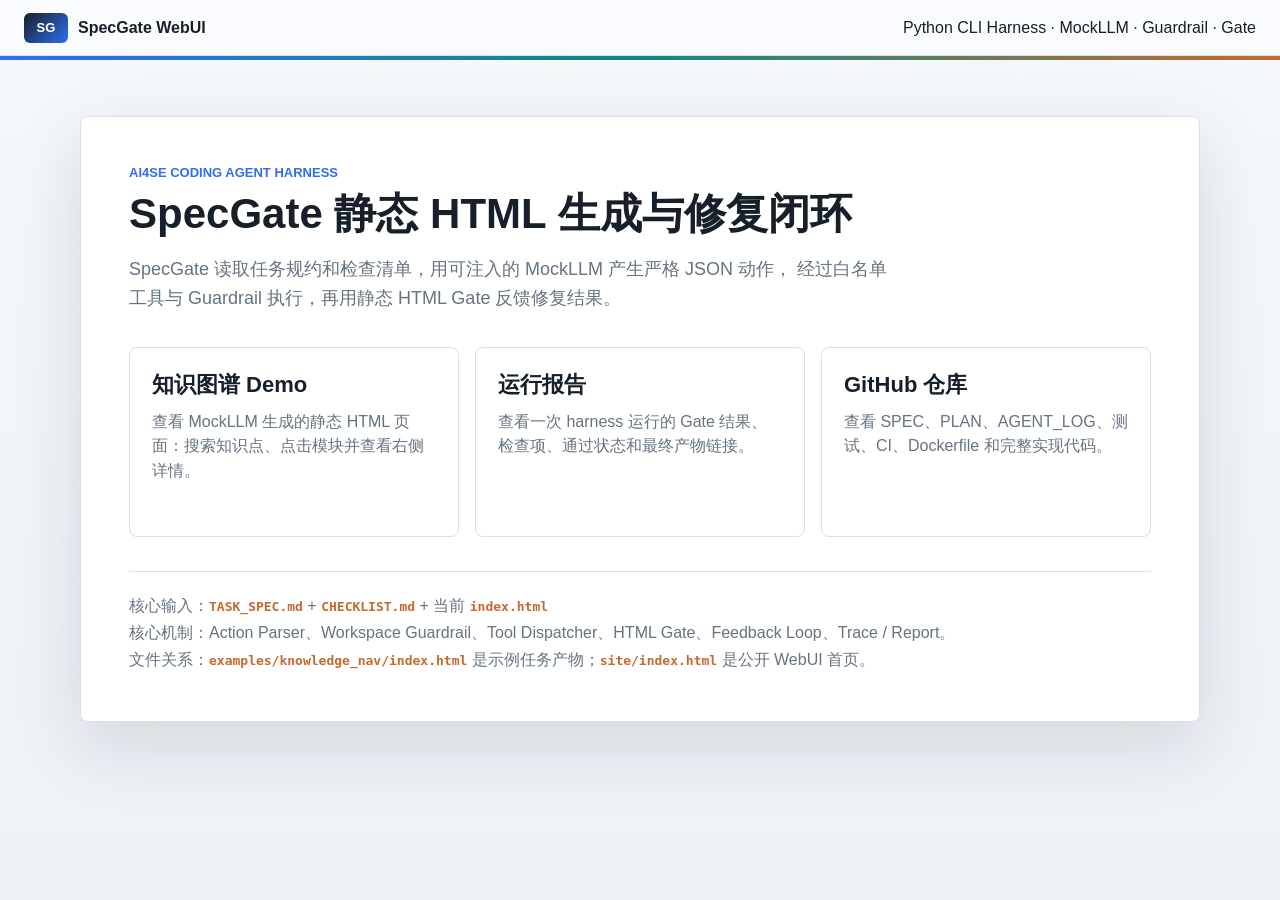
<file: site/index.html>
<!doctype html>
<html lang="zh-CN">
<head>
  <meta charset="utf-8">
  <meta name="viewport" content="width=device-width, initial-scale=1">
  <title>SpecGate WebUI</title>
  <style>
    :root {
      --bg: #eef2f6;
      --ink: #17202a;
      --muted: #667382;
      --line: #d8e0ea;
      --paper: #ffffff;
      --blue: #2f6fed;
      --teal: #0f8a83;
      --orange: #c46a2f;
      --shadow: 0 24px 70px rgba(18, 28, 42, 0.13);
    }
    * { box-sizing: border-box; }
    body {
      margin: 0;
      min-height: 100vh;
      background: linear-gradient(180deg, #f4f7fb 0%, #edf2f7 100%);
      color: var(--ink);
      font-family: "Microsoft YaHei", "PingFang SC", Arial, sans-serif;
      letter-spacing: 0;
    }
    .topbar {
      height: 56px;
      display: flex;
      align-items: center;
      justify-content: space-between;
      padding: 0 24px;
      background: rgba(250, 252, 255, 0.92);
      border-bottom: 1px solid var(--line);
    }
    .brand { display: flex; align-items: center; gap: 10px; font-weight: 700; }
    .brand-mark {
      width: 44px;
      height: 30px;
      border-radius: 6px;
      display: inline-flex;
      align-items: center;
      justify-content: center;
      color: white;
      background: linear-gradient(135deg, #17202a, #2f6fed);
      font-size: 13px;
    }
    .progress { height: 4px; background: linear-gradient(90deg, var(--blue), var(--teal), var(--orange)); }
    main {
      width: min(1120px, calc(100vw - 48px));
      margin: 56px auto;
      background: var(--paper);
      border: 1px solid var(--line);
      border-radius: 8px;
      box-shadow: var(--shadow);
      padding: 48px;
    }
    .eyebrow {
      margin: 0 0 10px;
      color: var(--blue);
      font-size: 13px;
      font-weight: 800;
      text-transform: uppercase;
    }
    h1 { margin: 0; font-size: 42px; line-height: 1.12; }
    .lead { max-width: 760px; color: var(--muted); font-size: 18px; line-height: 1.6; }
    .cards {
      display: grid;
      grid-template-columns: repeat(3, minmax(0, 1fr));
      gap: 16px;
      margin-top: 34px;
    }
    .card {
      border: 1px solid var(--line);
      border-radius: 8px;
      padding: 22px;
      min-height: 190px;
      color: inherit;
      text-decoration: none;
      transition: border-color 160ms ease, box-shadow 160ms ease, transform 160ms ease;
    }
    .card:hover {
      border-color: var(--blue);
      box-shadow: 0 12px 24px rgba(47, 111, 237, 0.12);
      transform: translateY(-1px);
    }
    .card strong { display: block; font-size: 22px; margin-bottom: 10px; }
    .card span { color: var(--muted); line-height: 1.55; }
    .meta {
      margin-top: 34px;
      padding-top: 20px;
      border-top: 1px solid var(--line);
      color: var(--muted);
      line-height: 1.7;
    }
    code { color: var(--orange); font-weight: 700; }
    @media (max-width: 760px) {
      main { padding: 28px; margin: 24px auto; }
      h1 { font-size: 32px; }
      .cards { grid-template-columns: 1fr; }
      .topbar { align-items: flex-start; height: auto; gap: 8px; flex-direction: column; padding: 14px 18px; }
    }
  </style>
</head>
<body>
  <header class="topbar">
    <div class="brand"><span class="brand-mark">SG</span><span>SpecGate WebUI</span></div>
    <span>Python CLI Harness · MockLLM · Guardrail · Gate</span>
  </header>
  <div class="progress" aria-hidden="true"></div>
  <main>
    <p class="eyebrow">AI4SE Coding Agent Harness</p>
    <h1>SpecGate 静态 HTML 生成与修复闭环</h1>
    <p class="lead">
      SpecGate 读取任务规约和检查清单，用可注入的 MockLLM 产生严格 JSON 动作，
      经过白名单工具与 Guardrail 执行，再用静态 HTML Gate 反馈修复结果。
    </p>
    <section class="cards" aria-label="SpecGate WebUI links">
      <a class="card" href="demo/">
        <strong>知识图谱 Demo</strong>
        <span>查看 MockLLM 生成的静态 HTML 页面：搜索知识点、点击模块并查看右侧详情。</span>
      </a>
      <a class="card" href="report/">
        <strong>运行报告</strong>
        <span>查看一次 harness 运行的 Gate 结果、检查项、通过状态和最终产物链接。</span>
      </a>
      <a class="card" href="https://github.com/YuGarden404/SpecGate">
        <strong>GitHub 仓库</strong>
        <span>查看 SPEC、PLAN、AGENT_LOG、测试、CI、Dockerfile 和完整实现代码。</span>
      </a>
    </section>
    <div class="meta">
      <div>核心输入：<code>TASK_SPEC.md</code> + <code>CHECKLIST.md</code> + 当前 <code>index.html</code></div>
      <div>核心机制：Action Parser、Workspace Guardrail、Tool Dispatcher、HTML Gate、Feedback Loop、Trace / Report。</div>
      <div>文件关系：<code>examples/knowledge_nav/index.html</code> 是示例任务产物；<code>site/index.html</code> 是公开 WebUI 首页。</div>
    </div>
  </main>
</body>
</html>
</file>
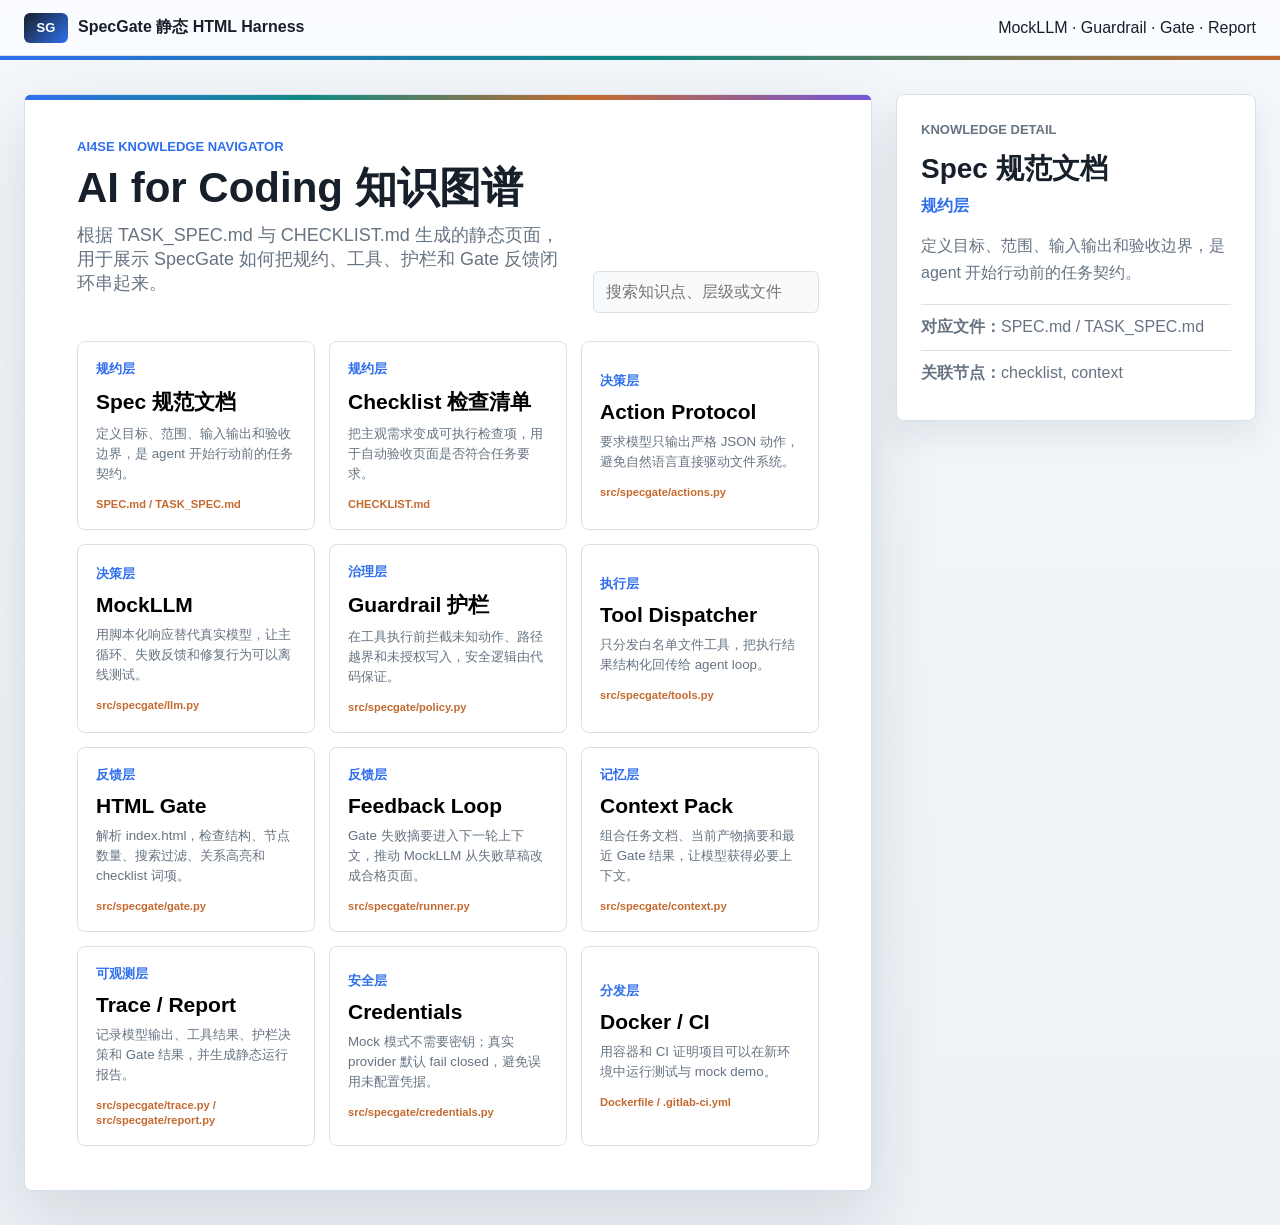
<file: examples/knowledge_nav/index.html>
<!doctype html>
<html lang="zh-CN">
<head>
  <meta charset="utf-8">
  <meta name="viewport" content="width=device-width, initial-scale=1">
  <title>AI for Coding 知识图谱</title>
  <style>
    :root {
      --bg: #eef2f6;
      --ink: #17202a;
      --muted: #667382;
      --line: #d8e0ea;
      --paper: #ffffff;
      --soft: #f8fafc;
      --blue: #2f6fed;
      --teal: #0f8a83;
      --orange: #c46a2f;
      --shadow: 0 24px 70px rgba(18, 28, 42, 0.13);
    }
    * { box-sizing: border-box; }
    body {
      margin: 0;
      min-height: 100vh;
      background: linear-gradient(180deg, #f4f7fb 0%, #edf2f7 100%);
      color: var(--ink);
      font-family: "Microsoft YaHei", "PingFang SC", Arial, sans-serif;
      letter-spacing: 0;
    }
    .topbar {
      height: 56px;
      display: flex;
      align-items: center;
      justify-content: space-between;
      padding: 0 24px;
      background: rgba(250, 252, 255, 0.92);
      border-bottom: 1px solid var(--line);
      position: sticky;
      top: 0;
      z-index: 2;
    }
    .brand { display: flex; align-items: center; gap: 10px; font-weight: 700; }
    .brand-mark {
      width: 44px;
      height: 30px;
      border-radius: 6px;
      display: inline-flex;
      align-items: center;
      justify-content: center;
      color: white;
      background: linear-gradient(135deg, #17202a, #2f6fed);
      font-size: 13px;
    }
    .progress { height: 4px; background: linear-gradient(90deg, var(--blue), var(--teal), var(--orange)); }
    main {
      width: min(1480px, calc(100vw - 48px));
      margin: 34px auto;
      display: grid;
      grid-template-columns: minmax(0, 1fr) 360px;
      gap: 24px;
    }
    .stage {
      background: var(--paper);
      border: 1px solid var(--line);
      border-radius: 8px;
      box-shadow: var(--shadow);
      padding: 44px 52px;
      min-height: 720px;
      position: relative;
    }
    .stage::before {
      content: "";
      position: absolute;
      inset: 0 0 auto 0;
      height: 5px;
      border-radius: 8px 8px 0 0;
      background: linear-gradient(90deg, var(--blue), var(--teal), var(--orange), #7556d9);
    }
    .hero {
      display: flex;
      justify-content: space-between;
      gap: 28px;
      align-items: end;
      margin-bottom: 28px;
    }
    .eyebrow {
      margin: 0 0 10px;
      color: var(--blue);
      font-size: 13px;
      font-weight: 800;
      text-transform: uppercase;
    }
    h1 { margin: 0; font-size: 42px; line-height: 1.12; }
    .subtitle { color: var(--muted); font-size: 18px; margin-top: 12px; max-width: 760px; }
    .search {
      width: 320px;
      border: 1px solid var(--line);
      border-radius: 6px;
      padding: 11px 12px;
      font: inherit;
      background: var(--soft);
    }
    .node-grid {
      display: grid;
      grid-template-columns: repeat(3, minmax(0, 1fr));
      gap: 14px;
    }
    .node {
      text-align: left;
      border: 1px solid var(--line);
      background: white;
      border-radius: 8px;
      padding: 18px;
      min-height: 172px;
      cursor: pointer;
      transition: border-color 160ms ease, box-shadow 160ms ease, transform 160ms ease;
    }
    .node:hover,
    .node.active {
      border-color: var(--blue);
      box-shadow: 0 12px 24px rgba(47, 111, 237, 0.12);
      transform: translateY(-1px);
    }
    .node.related { border-color: var(--teal); background: #f2fbfa; }
    .node[hidden] { display: none; }
    .layer {
      color: var(--blue);
      font-weight: 800;
      font-size: 13px;
    }
    .node h2 { margin: 10px 0 8px; font-size: 21px; }
    .node p { color: var(--muted); margin: 0 0 12px; line-height: 1.5; }
    .node small { color: var(--orange); font-weight: 700; }
    .knowledge-detail {
      background: var(--paper);
      border: 1px solid var(--line);
      border-radius: 8px;
      box-shadow: 0 14px 34px rgba(18, 28, 42, 0.08);
      padding: 24px;
      align-self: start;
      position: sticky;
      top: 82px;
    }
    .knowledge-detail h2 { margin: 0 0 8px; font-size: 28px; }
    .knowledge-detail .meta { color: var(--blue); font-weight: 800; margin-bottom: 16px; }
    .knowledge-detail p { color: var(--muted); line-height: 1.65; }
    .detail-list { margin: 18px 0 0; padding: 0; list-style: none; }
    .detail-list li {
      border-top: 1px solid var(--line);
      padding: 12px 0;
      color: var(--muted);
    }
    .empty { color: var(--muted); margin-top: 20px; }
    @media (max-width: 980px) {
      main { grid-template-columns: 1fr; }
      .hero { align-items: stretch; flex-direction: column; }
      .search { width: 100%; }
      .node-grid { grid-template-columns: 1fr; }
      .stage { padding: 34px 24px; }
      h1 { font-size: 34px; }
      .knowledge-detail { position: static; }
    }
  </style>
</head>
<body>
  <header class="topbar">
    <div class="brand"><span class="brand-mark">SG</span><span>SpecGate 静态 HTML Harness</span></div>
    <span>MockLLM · Guardrail · Gate · Report</span>
  </header>
  <div class="progress" aria-hidden="true"></div>
  <main>
    <section class="stage">
      <div class="hero">
        <div>
          <p class="eyebrow">AI4SE Knowledge Navigator</p>
          <h1>AI for Coding 知识图谱</h1>
          <p class="subtitle">根据 TASK_SPEC.md 与 CHECKLIST.md 生成的静态页面，用于展示 SpecGate 如何把规约、工具、护栏和 Gate 反馈闭环串起来。</p>
        </div>
        <input id="searchBox" class="search" type="search" placeholder="搜索知识点、层级或文件" oninput="filterNodes()">
      </div>
      <div id="nodeGrid" class="node-grid">
        
        <button class="node" type="button" data-id="spec" data-related="checklist,context" onclick="showDetail('spec')">
          <span class="layer">规约层</span>
          <h2>Spec 规范文档</h2>
          <p>定义目标、范围、输入输出和验收边界，是 agent 开始行动前的任务契约。</p>
          <small>SPEC.md / TASK_SPEC.md</small>
        </button>

        <button class="node" type="button" data-id="checklist" data-related="spec,gate" onclick="showDetail('checklist')">
          <span class="layer">规约层</span>
          <h2>Checklist 检查清单</h2>
          <p>把主观需求变成可执行检查项，用于自动验收页面是否符合任务要求。</p>
          <small>CHECKLIST.md</small>
        </button>

        <button class="node" type="button" data-id="action" data-related="mockllm,guardrail" onclick="showDetail('action')">
          <span class="layer">决策层</span>
          <h2>Action Protocol</h2>
          <p>要求模型只输出严格 JSON 动作，避免自然语言直接驱动文件系统。</p>
          <small>src/specgate/actions.py</small>
        </button>

        <button class="node" type="button" data-id="mockllm" data-related="action,runner" onclick="showDetail('mockllm')">
          <span class="layer">决策层</span>
          <h2>MockLLM</h2>
          <p>用脚本化响应替代真实模型，让主循环、失败反馈和修复行为可以离线测试。</p>
          <small>src/specgate/llm.py</small>
        </button>

        <button class="node" type="button" data-id="guardrail" data-related="action,tools" onclick="showDetail('guardrail')">
          <span class="layer">治理层</span>
          <h2>Guardrail 护栏</h2>
          <p>在工具执行前拦截未知动作、路径越界和未授权写入，安全逻辑由代码保证。</p>
          <small>src/specgate/policy.py</small>
        </button>

        <button class="node" type="button" data-id="tools" data-related="guardrail,runner" onclick="showDetail('tools')">
          <span class="layer">执行层</span>
          <h2>Tool Dispatcher</h2>
          <p>只分发白名单文件工具，把执行结果结构化回传给 agent loop。</p>
          <small>src/specgate/tools.py</small>
        </button>

        <button class="node" type="button" data-id="gate" data-related="checklist,feedback" onclick="showDetail('gate')">
          <span class="layer">反馈层</span>
          <h2>HTML Gate</h2>
          <p>解析 index.html，检查结构、节点数量、搜索过滤、关系高亮和 checklist 词项。</p>
          <small>src/specgate/gate.py</small>
        </button>

        <button class="node" type="button" data-id="feedback" data-related="gate,context" onclick="showDetail('feedback')">
          <span class="layer">反馈层</span>
          <h2>Feedback Loop</h2>
          <p>Gate 失败摘要进入下一轮上下文，推动 MockLLM 从失败草稿改成合格页面。</p>
          <small>src/specgate/runner.py</small>
        </button>

        <button class="node" type="button" data-id="context" data-related="spec,feedback,trace" onclick="showDetail('context')">
          <span class="layer">记忆层</span>
          <h2>Context Pack</h2>
          <p>组合任务文档、当前产物摘要和最近 Gate 结果，让模型获得必要上下文。</p>
          <small>src/specgate/context.py</small>
        </button>

        <button class="node" type="button" data-id="trace" data-related="context,credentials" onclick="showDetail('trace')">
          <span class="layer">可观测层</span>
          <h2>Trace / Report</h2>
          <p>记录模型输出、工具结果、护栏决策和 Gate 结果，并生成静态运行报告。</p>
          <small>src/specgate/trace.py / src/specgate/report.py</small>
        </button>

        <button class="node" type="button" data-id="credentials" data-related="trace,docker" onclick="showDetail('credentials')">
          <span class="layer">安全层</span>
          <h2>Credentials</h2>
          <p>Mock 模式不需要密钥；真实 provider 默认 fail closed，避免误用未配置凭据。</p>
          <small>src/specgate/credentials.py</small>
        </button>

        <button class="node" type="button" data-id="docker" data-related="credentials,gate" onclick="showDetail('docker')">
          <span class="layer">分发层</span>
          <h2>Docker / CI</h2>
          <p>用容器和 CI 证明项目可以在新环境中运行测试与 mock demo。</p>
          <small>Dockerfile / .gitlab-ci.yml</small>
        </button>
      </div>
      <p id="emptyState" class="empty" hidden>没有找到匹配的知识点。</p>
    </section>
    <aside class="knowledge-detail" id="knowledgeDetail" aria-label="知识点详情">
      <p class="eyebrow">Knowledge Detail</p>
      <h2>Spec 规范文档</h2>
      <div class="meta">规约层</div>
      <p>定义目标、范围、输入输出和验收边界，是 agent 开始行动前的任务契约。</p>
      <ul class="detail-list">
        <li><strong>对应文件：</strong><span>SPEC.md / TASK_SPEC.md</span></li>
        <li><strong>关联节点：</strong><span>checklist, context</span></li>
      </ul>
    </aside>
  </main>
  <script>
    const knowledge = {
      "spec": {
      title: "Spec 规范文档",
      layer: "规约层",
      detail: "定义目标、范围、输入输出和验收边界，是 agent 开始行动前的任务契约。",
      artifact: "SPEC.md / TASK_SPEC.md",
      related: "checklist,context"
    },
"checklist": {
      title: "Checklist 检查清单",
      layer: "规约层",
      detail: "把主观需求变成可执行检查项，用于自动验收页面是否符合任务要求。",
      artifact: "CHECKLIST.md",
      related: "spec,gate"
    },
"action": {
      title: "Action Protocol",
      layer: "决策层",
      detail: "要求模型只输出严格 JSON 动作，避免自然语言直接驱动文件系统。",
      artifact: "src/specgate/actions.py",
      related: "mockllm,guardrail"
    },
"mockllm": {
      title: "MockLLM",
      layer: "决策层",
      detail: "用脚本化响应替代真实模型，让主循环、失败反馈和修复行为可以离线测试。",
      artifact: "src/specgate/llm.py",
      related: "action,runner"
    },
"guardrail": {
      title: "Guardrail 护栏",
      layer: "治理层",
      detail: "在工具执行前拦截未知动作、路径越界和未授权写入，安全逻辑由代码保证。",
      artifact: "src/specgate/policy.py",
      related: "action,tools"
    },
"tools": {
      title: "Tool Dispatcher",
      layer: "执行层",
      detail: "只分发白名单文件工具，把执行结果结构化回传给 agent loop。",
      artifact: "src/specgate/tools.py",
      related: "guardrail,runner"
    },
"gate": {
      title: "HTML Gate",
      layer: "反馈层",
      detail: "解析 index.html，检查结构、节点数量、搜索过滤、关系高亮和 checklist 词项。",
      artifact: "src/specgate/gate.py",
      related: "checklist,feedback"
    },
"feedback": {
      title: "Feedback Loop",
      layer: "反馈层",
      detail: "Gate 失败摘要进入下一轮上下文，推动 MockLLM 从失败草稿改成合格页面。",
      artifact: "src/specgate/runner.py",
      related: "gate,context"
    },
"context": {
      title: "Context Pack",
      layer: "记忆层",
      detail: "组合任务文档、当前产物摘要和最近 Gate 结果，让模型获得必要上下文。",
      artifact: "src/specgate/context.py",
      related: "spec,feedback,trace"
    },
"trace": {
      title: "Trace / Report",
      layer: "可观测层",
      detail: "记录模型输出、工具结果、护栏决策和 Gate 结果，并生成静态运行报告。",
      artifact: "src/specgate/trace.py / src/specgate/report.py",
      related: "context,credentials"
    },
"credentials": {
      title: "Credentials",
      layer: "安全层",
      detail: "Mock 模式不需要密钥；真实 provider 默认 fail closed，避免误用未配置凭据。",
      artifact: "src/specgate/credentials.py",
      related: "trace,docker"
    },
"docker": {
      title: "Docker / CI",
      layer: "分发层",
      detail: "用容器和 CI 证明项目可以在新环境中运行测试与 mock demo。",
      artifact: "Dockerfile / .gitlab-ci.yml",
      related: "credentials,gate"
    }
    };

    function allNodes() {
      return Array.from(document.querySelectorAll(".node"));
    }

    function showDetail(id) {
      const item = knowledge[id];
      if (!item) return;
      const panel = document.getElementById("knowledgeDetail");
      panel.innerHTML = `
        <p class="eyebrow">Knowledge Detail</p>
        <h2>${item.title}</h2>
        <div class="meta">${item.layer}</div>
        <p>${item.detail}</p>
        <ul class="detail-list">
          <li><strong>对应文件：</strong><span>${item.artifact}</span></li>
          <li><strong>关联节点：</strong><span>${item.related}</span></li>
        </ul>`;
      allNodes().forEach((node) => node.classList.toggle("active", node.dataset.id === id));
      highlightRelations(id);
    }

    function highlightRelations(id) {
      const item = knowledge[id];
      const related = item ? item.related.split(",") : [];
      allNodes().forEach((node) => {
        node.classList.toggle("related", related.includes(node.dataset.id));
      });
    }

    function filterNodes() {
      const query = document.getElementById("searchBox").value.trim().toLowerCase();
      let visible = 0;
      allNodes().forEach((node) => {
        const text = node.textContent.toLowerCase();
        const match = !query || text.includes(query);
        node.hidden = !match;
        if (match) visible += 1;
      });
      document.getElementById("emptyState").hidden = visible !== 0;
    }
  </script>
</body>
</html>
</file>
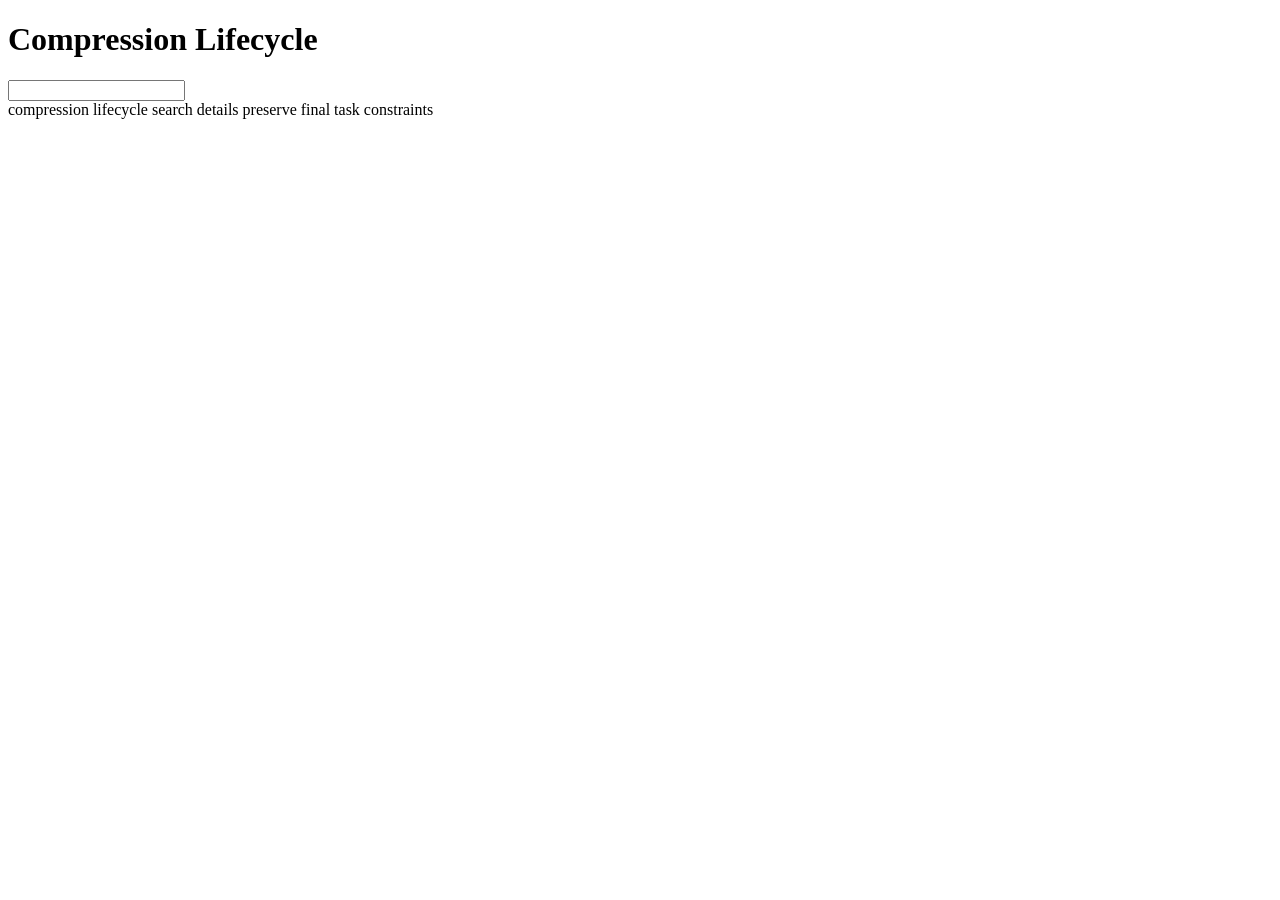
<file: examples/eval_cases/context-compression-lifecycle/index.html>
<!doctype html><html><head><meta charset="utf-8"><meta name="viewport" content="width=device-width, initial-scale=1"><title>Compression Lifecycle</title></head><body><main><h1>Compression Lifecycle</h1><input type="search" aria-label="Search"><section>compression lifecycle search details preserve final task constraints</section></main></body></html>
</file>
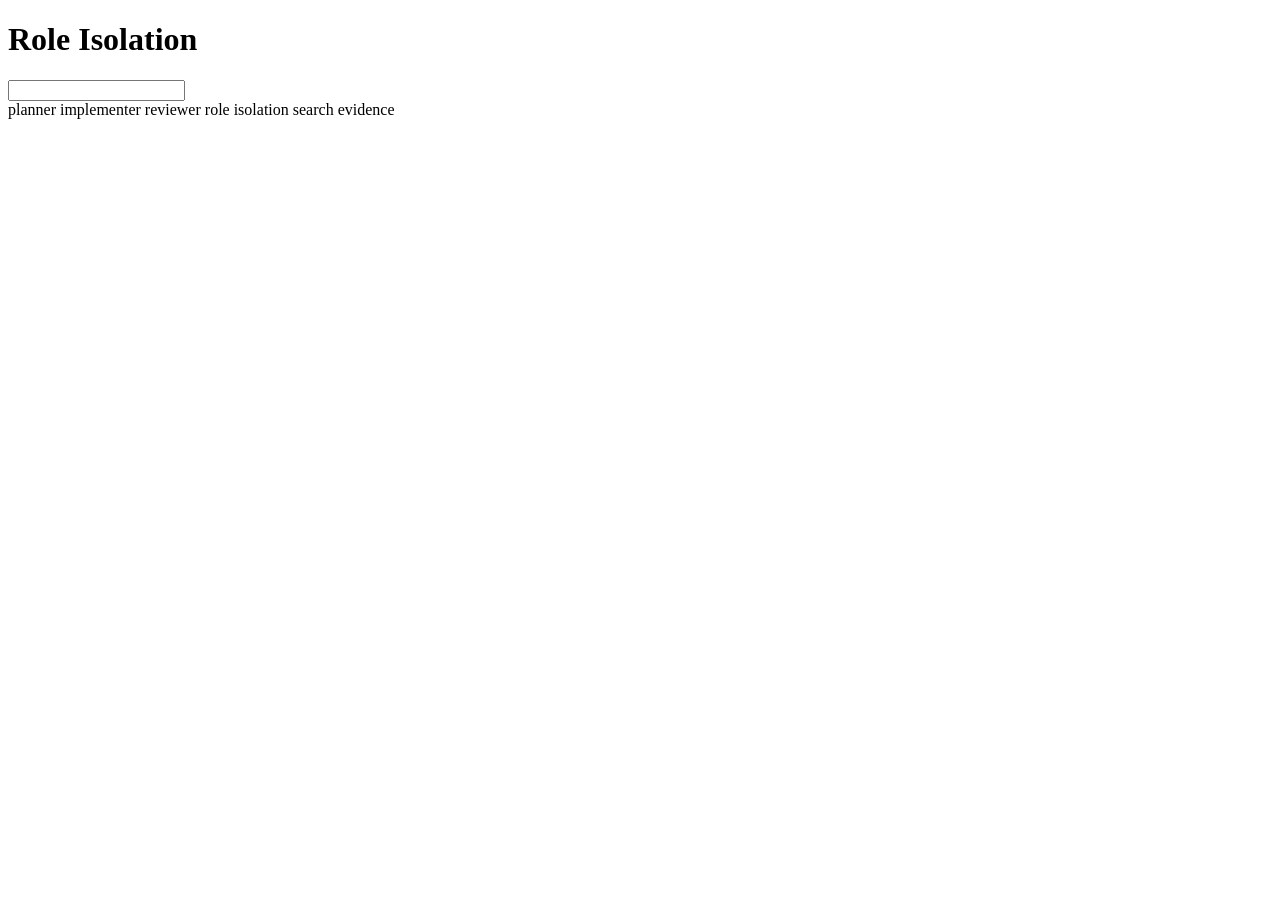
<file: examples/eval_cases/isolation-role-boundary/index.html>
<!doctype html><html><head><meta charset="utf-8"><meta name="viewport" content="width=device-width, initial-scale=1"><title>Role Isolation</title></head><body><main><h1>Role Isolation</h1><input type="search" aria-label="Search"><section>planner implementer reviewer role isolation search evidence</section></main></body></html>
</file>
